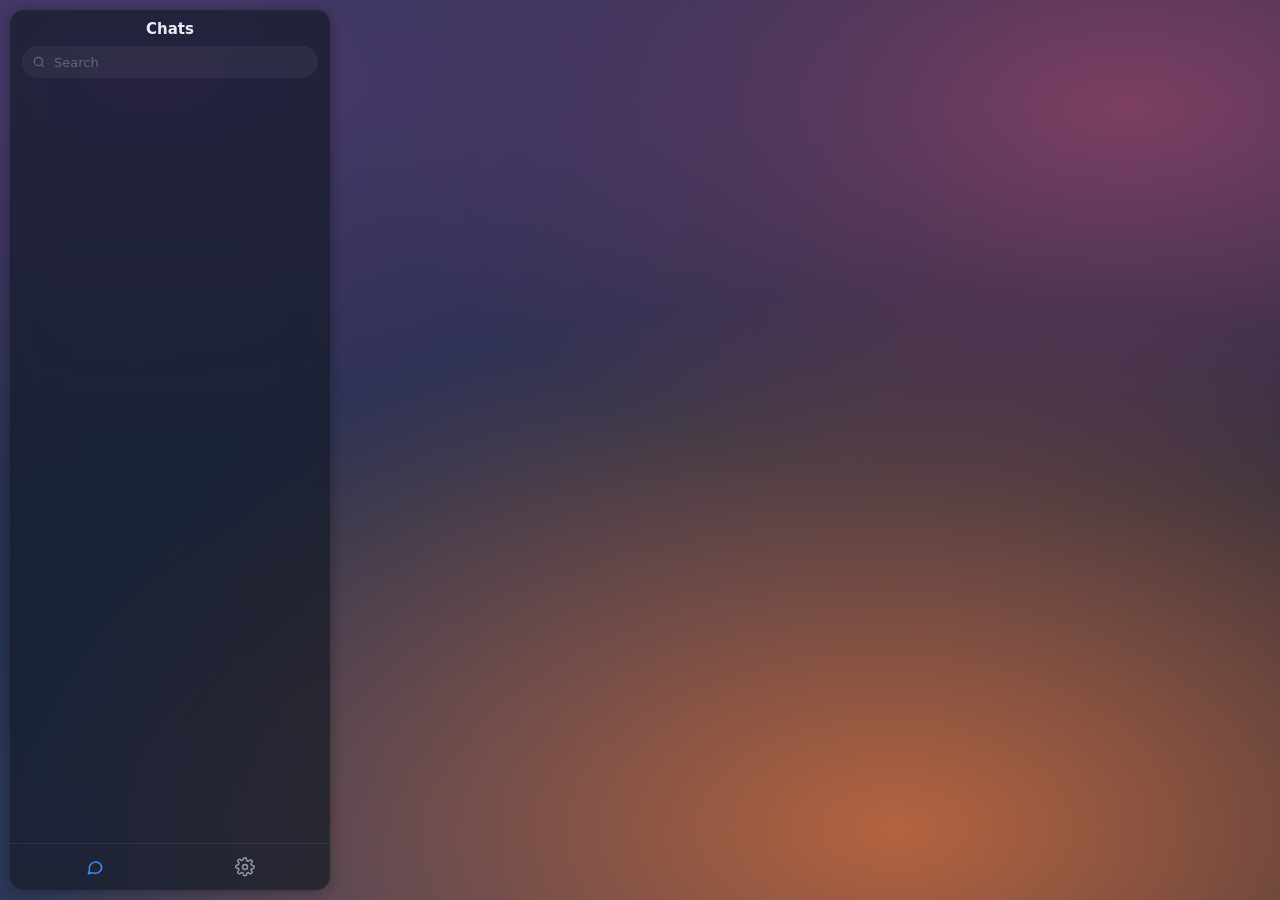
<file: index.html>
<!doctype html>
<html lang="en" data-theme="dark" data-wallpaper="default">
<head>
<meta charset="utf-8">
<!--
  The page's own security rules, enforced by the browser. In plain terms:
  code, styles, pictures and requests may only come from this site itself
  (or be made on this device, as blob: and data: are); nothing may be sent to
  any other website; no plugins, no embedding in other pages, no forms.
  This is what makes "your archive cannot leave your device" a rule the
  browser enforces rather than a promise.
-->
<meta http-equiv="Content-Security-Policy" content="default-src 'self'; script-src 'self'; style-src 'self' 'unsafe-inline'; img-src 'self' blob: data:; media-src 'self' blob: data:; font-src 'self' data:; connect-src 'self' blob: data:; worker-src 'self'; manifest-src 'self'; frame-src 'none'; object-src 'none'; base-uri 'none'; form-action 'none'">
<!-- Links you follow (the donation page, Telegram's site) learn nothing about this page. -->
<meta name="referrer" content="no-referrer">
<meta name="viewport" content="width=device-width, initial-scale=1">
<meta name="theme-color" content="#1b2334">
<title>Telegram Archive</title>
<link rel="manifest" href="manifest.webmanifest">
<link rel="icon" href="app/icons/icon-32.png" sizes="32x32">
<link rel="apple-touch-icon" href="app/icons/icon-180.png">
<link rel="stylesheet" href="app/css/theme.css">
<link rel="stylesheet" href="app/css/shell.css">
<link rel="stylesheet" href="app/css/sidebar.css">
<link rel="stylesheet" href="app/css/chat.css">
<link rel="stylesheet" href="app/css/message.css">
<link rel="stylesheet" href="app/css/media.css">
<link rel="stylesheet" href="app/css/search.css">
<link rel="stylesheet" href="app/css/settings.css">
<link rel="stylesheet" href="app/css/setup.css">
</head>
<body>

<div id="wallpaper"></div>

<div id="app">

  <aside id="sidebar">
    <div id="sidebar-head">
      <h1>Chats</h1>
    </div>

    <div id="search-wrap">
      <input id="search" type="search" placeholder="Search" autocomplete="off" spellcheck="false">
    </div>

    <div id="chat-list" class="scroll" role="listbox" aria-label="Chats"></div>

    <nav id="nav-rail">
      <button class="icon-btn on" data-icon="chats" title="Chats"></button>
      <button class="icon-btn" id="btn-settings" data-icon="settings" title="Settings (⌘,)"></button>
      <button class="icon-btn" id="btn-save" data-icon="save" title="Save your settings file" hidden></button>
      <button class="icon-btn" id="btn-power" data-icon="power" title="Shut down"></button>
    </nav>

    <div id="resizer" role="separator" aria-orientation="vertical"
         title="Drag to resize · double-click to reset"></div>
  </aside>

  <section id="chat-pane">
    <header id="chat-head" hidden></header>

    <div id="chat-search" hidden>
      <input id="chat-search-input" type="search" placeholder="Search this chat"
             autocomplete="off" spellcheck="false">
      <span id="chat-search-status"></span>
      <button class="icon-btn" id="chat-search-prev" title="Previous match">
        <svg viewBox="0 0 24 24" fill="none" stroke="currentColor" stroke-width="1.8"
             stroke-linecap="round" stroke-linejoin="round"><path d="M6 14.5l6-6 6 6"/></svg>
      </button>
      <button class="icon-btn" id="chat-search-next" title="Next match">
        <svg viewBox="0 0 24 24" fill="none" stroke="currentColor" stroke-width="1.8"
             stroke-linecap="round" stroke-linejoin="round"><path d="M6 9.5l6 6 6-6"/></svg>
      </button>
      <button class="icon-btn" id="chat-search-close" title="Close">
        <svg viewBox="0 0 24 24" fill="none" stroke="currentColor" stroke-width="1.8"
             stroke-linecap="round"><path d="M6 6l12 12M18 6L6 18"/></svg>
      </button>
      <div id="chat-search-results"></div>
    </div>

    <div id="message-scroll" class="scroll">
      <div id="message-column"></div>
    </div>
    <div id="date-badge" class="day-pill floating" aria-hidden="true"></div>
    <button id="to-bottom" title="Jump to latest"></button>
    <div id="chat-empty" hidden></div>
  </section>

</div>

<script type="module" src="app/main.js"></script>
</body>
</html>
</file>
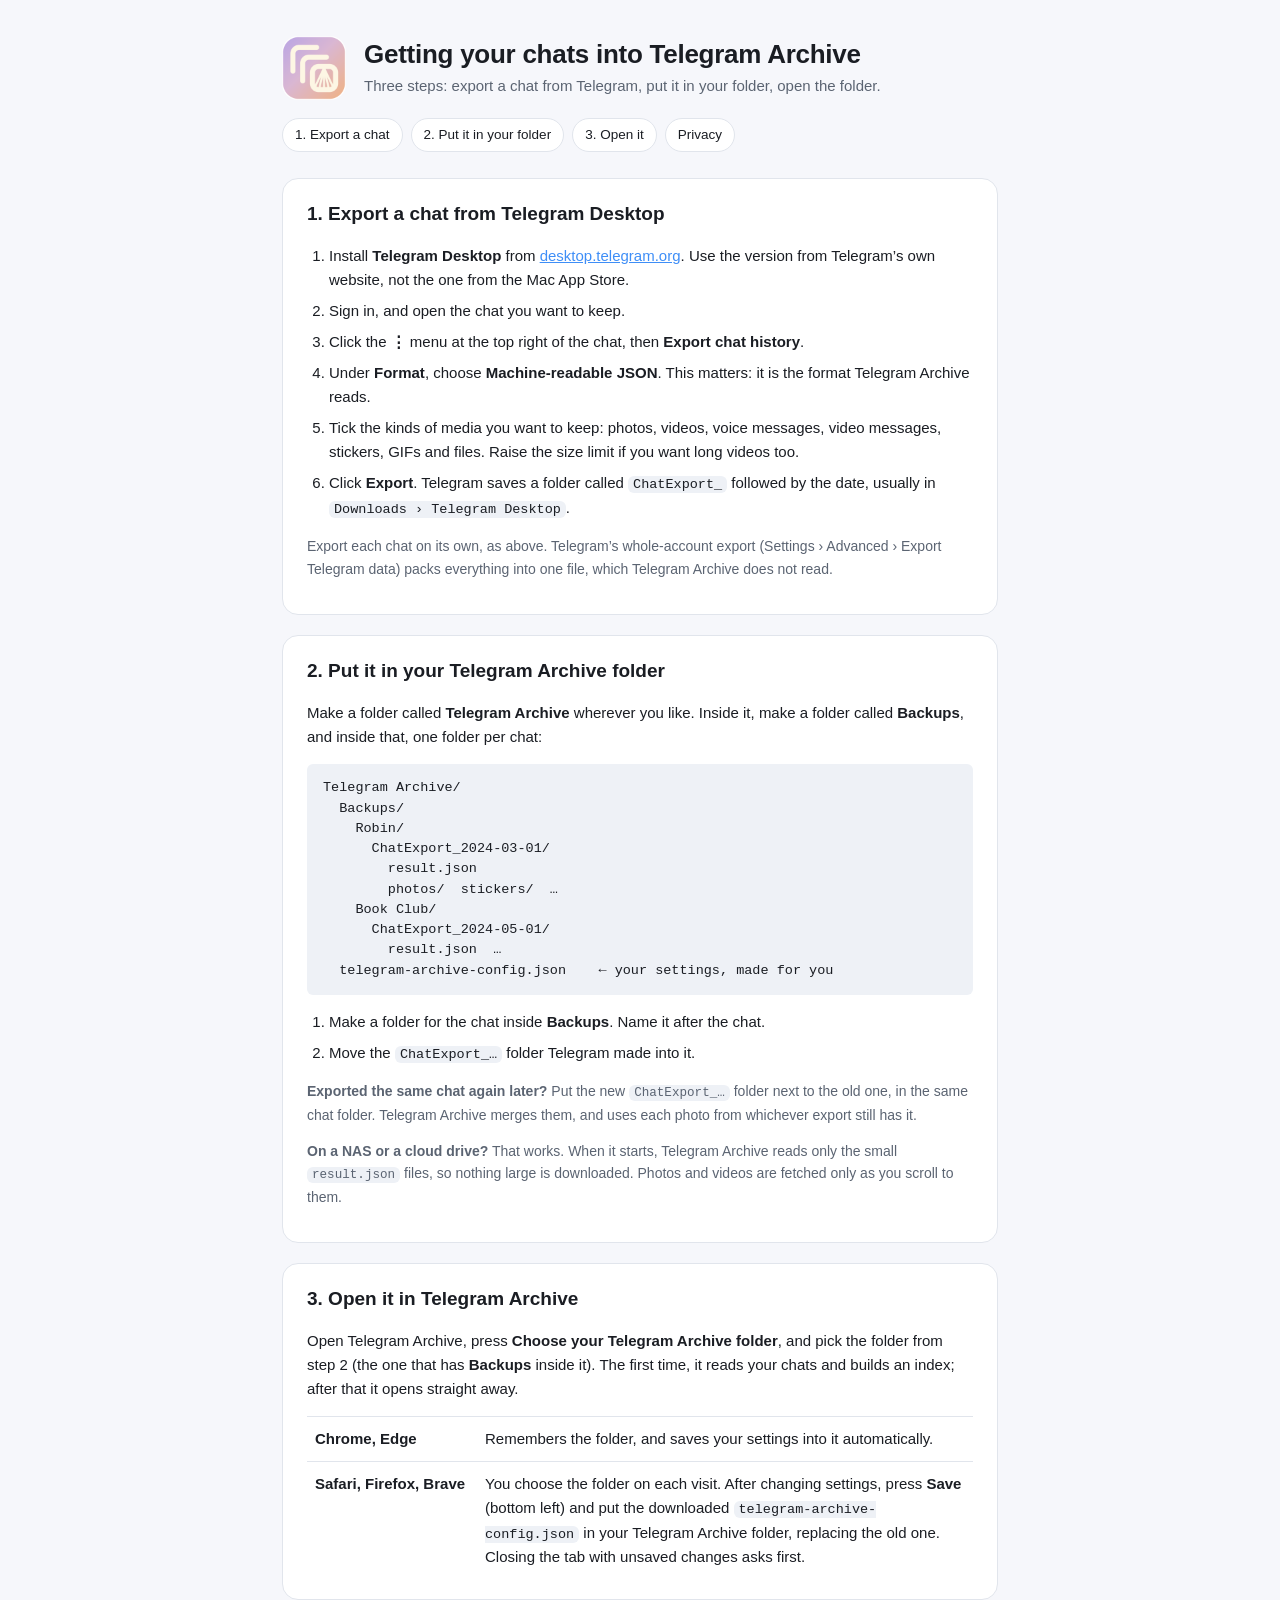
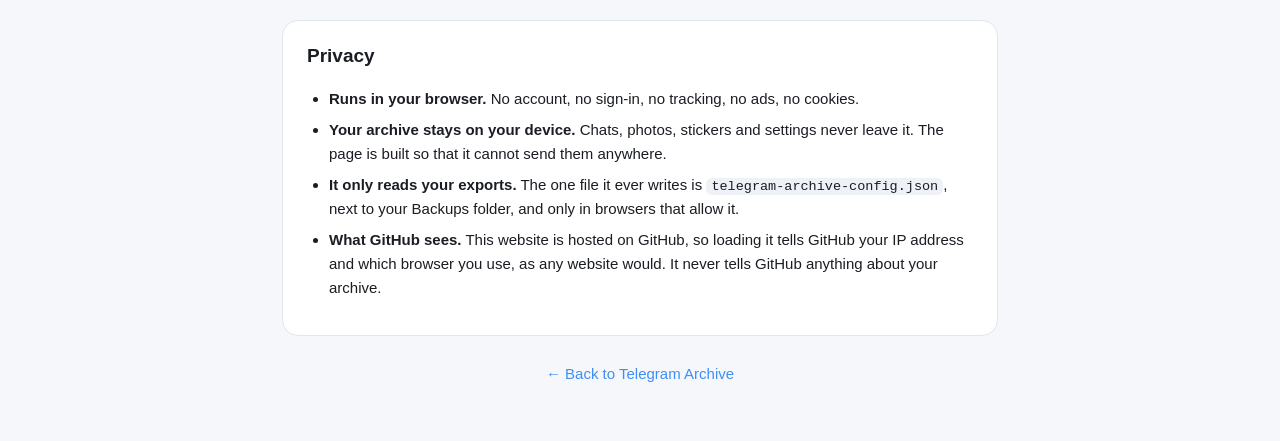
<file: help/index.html>
<!doctype html>
<html lang="en">
<head>
<meta charset="utf-8">
<meta http-equiv="Content-Security-Policy" content="default-src 'self'; style-src 'self'; img-src 'self' data:; script-src 'none'; object-src 'none'; base-uri 'none'; form-action 'none'">
<meta name="referrer" content="no-referrer">
<meta name="viewport" content="width=device-width, initial-scale=1">
<meta name="color-scheme" content="light dark">
<title>Getting your chats into Telegram Archive</title>
<link rel="icon" href="../app/icons/icon-32.png" sizes="32x32">
<link rel="stylesheet" href="help.css">
</head>
<body>
<main>

<header>
  <img src="../app/icons/icon-192.png" alt="" width="64" height="64">
  <div>
    <h1>Getting your chats into Telegram Archive</h1>
    <p>Three steps: export a chat from Telegram, put it in your folder, open the folder.</p>
  </div>
</header>

<nav>
  <a href="#export">1. Export a chat</a>
  <a href="#folder">2. Put it in your folder</a>
  <a href="#open">3. Open it</a>
  <a href="#privacy">Privacy</a>
</nav>

<section id="export">
  <h2>1. Export a chat from Telegram Desktop</h2>
  <ol>
    <li>Install <b>Telegram Desktop</b> from
      <a href="https://desktop.telegram.org/" target="_blank" rel="noopener noreferrer">desktop.telegram.org</a>.
      Use the version from Telegram’s own website, not the one from the Mac App Store.</li>
    <li>Sign in, and open the chat you want to keep.</li>
    <li>Click the <b>⋮</b> menu at the top right of the chat, then <b>Export chat history</b>.</li>
    <li>Under <b>Format</b>, choose <b>Machine-readable JSON</b>. This matters: it is the
      format Telegram Archive reads.</li>
    <li>Tick the kinds of media you want to keep: photos, videos, voice messages, video
      messages, stickers, GIFs and files. Raise the size limit if you want long videos too.</li>
    <li>Click <b>Export</b>. Telegram saves a folder called <code>ChatExport_</code> followed
      by the date, usually in <code>Downloads › Telegram Desktop</code>.</li>
  </ol>
  <p class="aside">Export each chat on its own, as above. Telegram’s whole-account
    export (Settings › Advanced › Export Telegram data) packs everything into one file,
    which Telegram Archive does not read.</p>
</section>

<section id="folder">
  <h2>2. Put it in your Telegram Archive folder</h2>
  <p>Make a folder called <b>Telegram Archive</b> wherever you like. Inside it, make a
    folder called <b>Backups</b>, and inside that, one folder per chat:</p>
<pre>
Telegram Archive/
  Backups/
    Robin/
      ChatExport_2024-03-01/
        result.json
        photos/  stickers/  …
    Book Club/
      ChatExport_2024-05-01/
        result.json  …
  telegram-archive-config.json    ← your settings, made for you
</pre>
  <ol>
    <li>Make a folder for the chat inside <b>Backups</b>. Name it after the chat.</li>
    <li>Move the <code>ChatExport_…</code> folder Telegram made into it.</li>
  </ol>
  <p class="aside"><b>Exported the same chat again later?</b> Put the new
    <code>ChatExport_…</code> folder next to the old one, in the same chat folder.
    Telegram Archive merges them, and uses each photo from whichever export still has it.</p>
  <p class="aside"><b>On a NAS or a cloud drive?</b> That works. When it starts, Telegram
    Archive reads only the small <code>result.json</code> files, so nothing large is
    downloaded. Photos and videos are fetched only as you scroll to them.</p>
</section>

<section id="open">
  <h2>3. Open it in Telegram Archive</h2>
  <p>Open Telegram Archive, press <b>Choose your Telegram Archive folder</b>, and pick the
    folder from step 2 (the one that has <b>Backups</b> inside it). The first time, it reads
    your chats and builds an index; after that it opens straight away.</p>
  <table>
    <tr><th>Chrome, Edge</th>
      <td>Remembers the folder, and saves your settings into it automatically.</td></tr>
    <tr><th>Safari, Firefox, Brave</th>
      <td>You choose the folder on each visit. After changing settings, press
        <b>Save</b> (bottom left) and put the downloaded
        <code>telegram-archive-config.json</code> in your Telegram Archive folder,
        replacing the old one. Closing the tab with unsaved changes asks first.</td></tr>
  </table>
</section>

<section id="privacy">
  <h2>Privacy</h2>
  <ul>
    <li><b>Runs in your browser.</b> No account, no sign-in, no tracking, no ads, no cookies.</li>
    <li><b>Your archive stays on your device.</b> Chats, photos, stickers and settings never
      leave it. The page is built so that it cannot send them anywhere.</li>
    <li><b>It only reads your exports.</b> The one file it ever writes is
      <code>telegram-archive-config.json</code>, next to your Backups folder, and only in
      browsers that allow it.</li>
    <li><b>What GitHub sees.</b> This website is hosted on GitHub, so loading it tells GitHub
      your IP address and which browser you use, as any website would. It never tells
      GitHub anything about your archive.</li>
  </ul>
</section>

<footer><a href="../">← Back to Telegram Archive</a></footer>

</main>
</body>
</html>
</file>
<file: app/css/theme.css>
/* Design tokens. Every other stylesheet consumes these and never hardcodes a
   colour, so phase 6 can repoint the whole UI by rewriting this layer -- which
   is exactly what importing a .attheme / .tdesktop-theme will do. */

:root {
  /* Motion. A spring with a small overshoot, sampled as a linear() easing so
     it works on plain CSS transitions. Panels and transitions use --spring;
     hovers and small state flips use --spring-fast to avoid feeling loose. */
  --spring: linear(
    0, 0.006, 0.025 2.8%, 0.101 6.1%, 0.539 18.9%, 0.721 25.3%, 0.849 31.5%,
    0.937 38.1%, 0.968 41.8%, 0.991 45.7%, 1.006 50.1%, 1.015 55%, 1.017 63.9%,
    1.001
  );
  --spring-fast: cubic-bezier(0.2, 0.9, 0.3, 1.08);
  --dur: 340ms;
  --dur-fast: 160ms;

  --radius-bubble: 14px;
  --radius-panel: 14px;
  --radius-pill: 999px;

  /* The chrome is a set of rounded cards floating on the wallpaper rather than
     full-bleed bars. --inset is the gap that lets the background show through
     between and around them. */
  --inset: 10px;

  /* Written by settings; declared here so the cascade always has a value. */
  --bubble-alpha: 0.88;
  --panel-alpha: 0.74;
  --wallpaper-dim: 0;
  --msg-gap: 2px;
  --shimmer: running;

  --sidebar-w: 320px;
  --sidebar-min: 220px;
  --sidebar-max: 520px;
  --chat-min: 340px;

  --font: -apple-system, BlinkMacSystemFont, "SF Pro Text", "Segoe UI",
    system-ui, sans-serif;
  --font-size: 14px;
}

/* ---- dark (default) ---------------------------------------------------- */

:root,
:root[data-theme="dark"] {
  color-scheme: dark;

  --accent: #3e8ef7;
  --accent-hover: #5a9ff8;
  --on-accent: #ffffff;

  --bg-app: #0d1218;
  --panel-solid: #161d26;
  --panel: color-mix(in srgb, var(--panel-solid) calc(var(--panel-alpha) * 100%), transparent);
  --panel-hover: rgba(255, 255, 255, 0.05);
  --panel-active: var(--accent);

  --text: #e9eef4;
  --text-dim: #8b9bad;
  --text-faint: #5d6b7a;
  --on-active: #ffffff;
  --on-active-dim: rgba(255, 255, 255, 0.72);

  --line: rgba(255, 255, 255, 0.07);
  --scrim: rgba(0, 0, 0, 0.35);

  --bubble-in: #18202a;
  --bubble-in-text: #e9eef4;
  --bubble-out: #2e7ae0;
  --bubble-out-text: #ffffff;
  --bubble-meta: rgba(255, 255, 255, 0.55);
  --bubble-meta-out: rgba(255, 255, 255, 0.75);

  --blur: 24px;
  --shadow: 0 2px 14px rgba(0, 0, 0, 0.32);

  /* Built-in wallpapers are pure CSS: no image files, nothing to download,
     and they scale to any window. Phase 6 adds imported ones. */
  --wallpaper:
    radial-gradient(120% 90% at 12% 8%, #4b3a6e 0%, transparent 58%),
    radial-gradient(110% 80% at 88% 12%, #7c3f63 0%, transparent 55%),
    radial-gradient(120% 100% at 70% 92%, #b4633f 0%, transparent 60%),
    radial-gradient(140% 120% at 20% 100%, #2b3b63 0%, transparent 65%),
    linear-gradient(160deg, #26304d 0%, #1b2334 100%);
}

/* ---- light ------------------------------------------------------------- */

:root[data-theme="light"] {
  color-scheme: light;

  --accent: #3e8ef7;
  --accent-hover: #2f7ce0;
  --on-accent: #ffffff;

  --bg-app: #eef1f5;
  --panel-solid: #ffffff;
  --panel: color-mix(in srgb, var(--panel-solid) calc(var(--panel-alpha) * 100%), transparent);
  --panel-hover: rgba(0, 0, 0, 0.045);
  --panel-active: var(--accent);

  --text: #10161d;
  --text-dim: #6b7a89;
  --text-faint: #94a3b2;
  --on-active: #ffffff;
  --on-active-dim: rgba(255, 255, 255, 0.8);

  --line: rgba(0, 0, 0, 0.08);
  --scrim: rgba(255, 255, 255, 0.4);

  --bubble-in: #ffffff;
  --bubble-in-text: #10161d;
  --bubble-out: #3e8ef7;
  --bubble-out-text: #ffffff;
  --bubble-meta: rgba(16, 22, 29, 0.42);
  --bubble-meta-out: rgba(255, 255, 255, 0.8);

  --blur: 20px;
  --shadow: 0 2px 12px rgba(16, 22, 29, 0.1);

  --wallpaper:
    radial-gradient(120% 90% at 12% 8%, #cfd9f5 0%, transparent 58%),
    radial-gradient(110% 80% at 88% 12%, #f3d6e2 0%, transparent 55%),
    radial-gradient(120% 100% at 70% 92%, #f7ddc9 0%, transparent 60%),
    linear-gradient(160deg, #e8edf7 0%, #dde4ef 100%);
}

/* Alternate wallpapers, applied by data-wallpaper on <html>. */
:root[data-wallpaper="deep"] {
  --wallpaper:
    radial-gradient(120% 90% at 20% 10%, #1d3a5c 0%, transparent 60%),
    radial-gradient(110% 90% at 85% 85%, #14304a 0%, transparent 60%),
    linear-gradient(165deg, #0f1c2c 0%, #0a1420 100%);
}
:root[data-wallpaper="slate"] {
  --wallpaper: linear-gradient(165deg, #232a33 0%, #161b22 100%);
}
:root[data-wallpaper="plain"] {
  --wallpaper: var(--bg-app);
}

:root[data-reduce-motion="true"] {
  --spring: linear(0, 1);
  --spring-fast: linear(0, 1);
  --dur: 1ms;
  --dur-fast: 1ms;
}

@media (prefers-reduced-motion: reduce) {
  :root {
    --spring: linear(0, 1);
    --spring-fast: linear(0, 1);
    --dur: 1ms;
    --dur-fast: 1ms;
  }
}
</file>
<file: app/css/shell.css>
/* App shell: the wallpaper layer, the two panes, and the drag handle between
   them. Nothing in here knows about messages. */

* { box-sizing: border-box; }

/* The UA stylesheet implements [hidden] as `display: none`, which ANY author
   `display` silently overrides. That bit once already: #chat-empty is a
   full-pane absolute overlay, so while "hidden" it stayed laid out on top of
   the message list and ate every wheel event. Enforce it globally. */
[hidden] { display: none !important; }

html, body {
  height: 100%;
  margin: 0;
  overflow: hidden;
}

body {
  font-family: var(--font);
  font-size: var(--font-size);
  color: var(--text);
  background: var(--bg-app);
  -webkit-font-smoothing: antialiased;
}

/* The wallpaper sits behind everything and never scrolls, so translucent
   panels blur against a stable image the way the desktop app does. */
#wallpaper {
  position: fixed;
  inset: 0;
  background: var(--wallpaper);
  background-size: cover;
  background-position: center;
  z-index: 0;
  transition: opacity var(--dur) var(--spring);
}
/* Dimming rides on top so it works for gradients and imported images alike. */
#wallpaper::after {
  content: "";
  position: absolute;
  inset: 0;
  background: #000;
  opacity: var(--wallpaper-dim);
  transition: opacity var(--dur) var(--spring);
}

#app {
  position: relative;
  z-index: 1;
  display: flex;
  height: 100%;
  align-items: stretch;
  gap: var(--inset);
  padding: var(--inset);
}

/* The sidebar holds its width while the window shrinks -- the message column
   takes the loss until it hits --chat-min, and only then does the sidebar
   give ground. flex-shrink on both, with min-widths, expresses exactly that. */
/* A rounded card sitting on the wallpaper, not a panel welded to the window
   edge -- the gap around it is what makes the background read as a background. */
#sidebar {
  flex: 0 1 var(--sidebar-w);
  min-width: var(--sidebar-min);
  display: flex;
  flex-direction: column;
  background: var(--panel);
  backdrop-filter: blur(var(--blur)) saturate(1.6);
  -webkit-backdrop-filter: blur(var(--blur)) saturate(1.6);
  border-radius: var(--radius-panel);
  box-shadow: var(--shadow);
  overflow: hidden;
  position: relative;
  z-index: 2;
}

#chat-pane {
  flex: 1 1 0;
  min-width: var(--chat-min);
  display: flex;
  flex-direction: column;
  position: relative;
  overflow: hidden;
}

/* ---- resize handle ----------------------------------------------------- */

/* Inside the sidebar's right edge, not out in the gap. The sidebar clips to
   its rounded corners with overflow:hidden, so anything positioned beyond that
   edge is invisible AND unclickable -- which is exactly what happened. */
#resizer {
  position: absolute;
  top: 0;
  right: 0;
  width: 9px;
  height: 100%;
  cursor: col-resize;
  z-index: 5;
  /* The visible line is a child so the hit area can be wider than it looks. */
}
#resizer::after {
  content: "";
  position: absolute;
  inset: 10px 3px 10px auto;
  right: 2px;
  width: 3px;
  border-radius: var(--radius-pill);
  background: var(--accent);
  opacity: 0;
  transition: opacity var(--dur-fast) var(--spring-fast);
}
#resizer:hover::after,
body.resizing #resizer::after { opacity: 0.55; }

/* Suppress hover/selection everywhere while a drag is in flight. */
body.resizing { cursor: col-resize; user-select: none; }
body.resizing * { pointer-events: none; }
body.resizing #resizer { pointer-events: auto; }

/* Width changes animate, except during a drag where they must track the
   pointer exactly. */
#sidebar { transition: flex-basis var(--dur) var(--spring); }
body.resizing #sidebar { transition: none; }

/* ---- shared bits ------------------------------------------------------- */

.icon-btn {
  display: grid;
  place-items: center;
  width: 34px;
  height: 34px;
  border: 0;
  border-radius: 50%;
  background: transparent;
  color: var(--text-dim);
  cursor: pointer;
  flex: none;
  transition: background var(--dur-fast) var(--spring-fast),
              color var(--dur-fast) var(--spring-fast),
              transform var(--dur-fast) var(--spring-fast);
}
.icon-btn:hover { background: var(--panel-hover); color: var(--text); }
.icon-btn:active { transform: scale(0.9); }
.icon-btn svg { width: 20px; height: 20px; }

.avatar {
  border-radius: 50%;
  object-fit: cover;
  flex: none;
  display: grid;
  place-items: center;
  font-weight: 600;
  color: #fff;
  overflow: hidden;
  user-select: none;
}
.avatar img { width: 100%; height: 100%; object-fit: cover; }

.scroll {
  overflow-y: auto;
  overscroll-behavior: contain;
  scrollbar-width: thin;
  scrollbar-color: var(--text-faint) transparent;
}
.scroll::-webkit-scrollbar { width: 8px; }
.scroll::-webkit-scrollbar-thumb {
  background: var(--text-faint);
  border-radius: 4px;
  background-clip: padding-box;
  border: 2px solid transparent;
}
.scroll::-webkit-scrollbar-track { background: transparent; }
</file>
<file: app/css/sidebar.css>
/* Left pane: title bar, search, chat list, nav rail. */

#sidebar-head {
  display: flex;
  align-items: center;
  gap: 8px;
  padding: 10px 12px 6px;
  flex: none;
}
#sidebar-head h1 {
  flex: 1;
  margin: 0;
  font-size: 15px;
  font-weight: 600;
  text-align: center;
  /* No padding offset: the header holds nothing but this title now, so any
     nudge to balance a button pushes it off centre instead of onto it. */
}

#search-wrap { padding: 2px 12px 10px; flex: none; }
#search {
  width: 100%;
  height: 32px;
  border: 0;
  border-radius: var(--radius-pill);
  background: var(--panel-hover);
  color: var(--text);
  font: inherit;
  font-size: 13px;
  padding: 0 12px 0 32px;
  outline: none;
  transition: background var(--dur-fast) var(--spring-fast),
              box-shadow var(--dur-fast) var(--spring-fast);
  background-image: var(--search-icon);
  background-repeat: no-repeat;
  background-position: 10px center;
  background-size: 14px;
}
#search::placeholder { color: var(--text-faint); }
#search:focus { box-shadow: 0 0 0 2px var(--accent) inset; }

#chat-list { flex: 1; padding: 0 6px 8px; }

.chat-row {
  display: grid;
  grid-template-columns: 46px 1fr;
  grid-template-rows: auto auto;
  column-gap: 10px;
  align-items: center;
  padding: 7px 8px;
  border-radius: 10px;
  cursor: pointer;
  transition: background var(--dur-fast) var(--spring-fast);
}
.chat-row:hover { background: var(--panel-hover); }
.chat-row[aria-selected="true"] { background: var(--panel-active); }

.chat-row .avatar {
  grid-row: 1 / 3;
  width: 46px;
  height: 46px;
  font-size: 17px;
}

.chat-row .top {
  display: flex;
  align-items: baseline;
  gap: 8px;
  min-width: 0;
}
.chat-row .name {
  font-weight: 600;
  font-size: 14px;
  flex: 1;
  min-width: 0;
  overflow: hidden;
  text-overflow: ellipsis;
  white-space: nowrap;
}
.chat-row .when {
  font-size: 12px;
  color: var(--text-dim);
  flex: none;
  font-variant-numeric: tabular-nums;
}

/* The archive's defining line: when this conversation was last backed up,
   in place of a last-message preview. */
.chat-row .backup {
  font-size: 13px;
  color: var(--text-dim);
  overflow: hidden;
  text-overflow: ellipsis;
  white-space: nowrap;
}

.chat-row[aria-selected="true"] .name { color: var(--on-active); }
.chat-row[aria-selected="true"] .when,
.chat-row[aria-selected="true"] .backup { color: var(--on-active-dim); }

/* ---- nav rail ---------------------------------------------------------- */

#nav-rail {
  display: flex;
  align-items: center;
  justify-content: space-around;
  padding: 6px 10px;
  border-top: 1px solid var(--line);
  flex: none;
}
#nav-rail .icon-btn.on { color: var(--accent); }

/* ---- empty / loading --------------------------------------------------- */

.hint {
  color: var(--text-dim);
  font-size: 13px;
  text-align: center;
  padding: 28px 16px;
  line-height: 1.5;
}

/* The website's Save button, for browsers that cannot save into a folder. A
   dot means there are changes that exist only in this browser so far. */
#btn-save { position: relative; }
#btn-save.dirty { color: var(--accent); }
#btn-save.dirty::after {
  content: "";
  position: absolute;
  top: 5px;
  right: 5px;
  width: 7px;
  height: 7px;
  border-radius: 50%;
  background: #e0a33a;
}
</file>
<file: app/css/chat.css>
/* Right pane: the chat header and the scrolling message column. */

/* The header is not a bar: it is two floating pills -- who you are reading, and
   what you can do -- with messages passing *behind* them.
   
   It is absolutely positioned rather than a flex row, so the scroll area owns
   the full height of the pane. Laying it out in the flow instead makes the
   scroller start below it, and bubbles then vanish at a hard invisible edge
   as they scroll up rather than sliding under the translucent pill. */
#chat-head {
  position: absolute;
  top: 0;
  left: 0;
  right: 0;
  display: flex;
  align-items: center;
  gap: var(--inset);
  z-index: 3;
  pointer-events: none;   /* only the pills themselves are clickable */
}
#chat-head > * { pointer-events: auto; }

.head-card {
  display: flex;
  align-items: center;
  gap: 8px;
  /* Uniform, so the hover pill inside sits concentric with this one. An
     asymmetric card padding leaves the highlight hugging one edge. */
  padding: 4px;
  border-radius: var(--radius-pill);
  background: var(--panel);
  backdrop-filter: blur(var(--blur)) saturate(1.6);
  -webkit-backdrop-filter: blur(var(--blur)) saturate(1.6);
  box-shadow: var(--shadow);
  min-width: 0;
}
/* The identity pill spans the width; the actions pill keeps its natural size. */
.head-card:not(.actions) { flex: 1; }
.head-card.actions { padding: 4px; gap: 2px; flex: none; }
#chat-head .avatar { width: 38px; height: 38px; font-size: 15px; }
#chat-head .who { flex: 1; min-width: 0; }
#chat-head .who b {
  display: block;
  font-size: 14px;
  font-weight: 600;
  overflow: hidden;
  text-overflow: ellipsis;
  white-space: nowrap;
}
#chat-head .who span {
  display: block;
  font-size: 12px;
  color: var(--text-dim);
  overflow: hidden;
  text-overflow: ellipsis;
  white-space: nowrap;
}

/* Clicking the header opens the profile panel in phase 5. */
#chat-head .peer {
  display: flex;
  align-items: center;
  gap: 10px;
  flex: 1;
  min-width: 0;
  /* 2px around a 38px avatar keeps the circle centred in the 42px pill; the
     wider right side is breathing room for the name, not extra inset. */
  padding: 2px 16px 2px 2px;
  margin: 0;
  /* Matches the enclosing card: a rounded rectangle inside a pill reads as a
     mistake at every corner. */
  border-radius: var(--radius-pill);
  cursor: pointer;
  background: transparent;
  border: 0;
  color: inherit;
  text-align: left;
  font: inherit;
  transition: background var(--dur-fast) var(--spring-fast);
}
#chat-head .peer:hover { background: var(--panel-hover); }

#message-scroll { flex: 1; position: relative; }

/* Enough headroom that the newest messages clear the floating header at rest,
   while older ones still slide behind it as you scroll. */
#message-column { padding-top: calc(50px + var(--inset) * 2); }

/* The column that holds bubbles. Percentage max-widths on the bubbles mean a
   narrowing window pulls the two sides toward each other rather than
   reflowing the layout -- the "squish together" behaviour. */
#message-column {
  max-width: 1100px;
  margin: 0 auto;
  padding: 14px 16px 24px;
  display: flex;
  flex-direction: column;
  gap: var(--msg-gap);
}

#chat-empty {
  position: absolute;
  inset: 0;
  display: grid;
  place-items: center;
  text-align: center;
  padding: 24px;
}
/* A card, not bare text: this sits over the wallpaper, and an explanation you
   cannot read is worse than none. */
#chat-empty > div {
  max-width: 46ch;
  padding: 22px 26px;
  border-radius: var(--radius-panel);
  background: var(--panel-solid);
  border: 1px solid var(--line);
  box-shadow: var(--shadow);
  color: var(--text-dim);
}

/* Date separator, centred and floating over the wallpaper. */
.day-pill {
  align-self: center;
  margin: 14px 0 10px;
  padding: 4px 11px;
  border-radius: var(--radius-pill);
  background: var(--scrim);
  backdrop-filter: blur(10px);
  -webkit-backdrop-filter: blur(10px);
  font-size: 12px;
  font-weight: 600;
  color: var(--text);
  user-select: none;
}

/* A chunk that isn't materialised is an empty section holding its own height,
   so the scrollbar stays honest without the messages being in the DOM. */
.chunk {
  display: flex;
  flex-direction: column;
  gap: var(--msg-gap);
}

/* ---- floating controls ------------------------------------------------- */

/* The date of whatever is at the top of the viewport, shown while scrolling. */
#date-badge.floating {
  position: absolute;
  top: 62px;
  left: 50%;
  transform: translate(-50%, -8px);
  margin: 0;
  z-index: 4;
  opacity: 0;
  pointer-events: none;
  transition: opacity var(--dur) var(--spring),
              transform var(--dur) var(--spring);
}
#date-badge.floating.visible { opacity: 1; transform: translate(-50%, 0); }

#to-bottom {
  position: absolute;
  right: 20px;
  bottom: 20px;
  width: 42px;
  height: 42px;
  border: 0;
  border-radius: 50%;
  background: var(--panel-solid);
  color: var(--text-dim);
  box-shadow: var(--shadow);
  display: grid;
  place-items: center;
  cursor: pointer;
  z-index: 4;
  opacity: 0;
  transform: translateY(12px) scale(0.85);
  pointer-events: none;
  transition: opacity var(--dur) var(--spring),
              transform var(--dur) var(--spring),
              color var(--dur-fast) var(--spring-fast);
}
#to-bottom.visible {
  opacity: 1;
  transform: none;
  pointer-events: auto;
}
#to-bottom:hover { color: var(--accent); }
#to-bottom:active { transform: scale(0.9); }
#to-bottom svg { width: 22px; height: 22px; }
</file>
<file: app/css/message.css>
/* Bubbles, replies, reactions, and inline media. */

.msg {
  display: flex;
  max-width: 100%;
  margin-top: 2px;
}
.msg.out { justify-content: flex-end; }
/* First message of a run gets breathing room above it. */
.msg.lead { margin-top: 10px; }

.bubble {
  position: relative;
  max-width: min(72%, 620px);
  padding: 6px 10px 6px;
  border-radius: var(--radius-bubble);
  /* Opacity is a setting, so it is composed here rather than baked into the
     colour -- an imported theme supplies a solid colour and still respects it. */
  background: color-mix(in srgb, var(--bubble-in)
              calc(var(--bubble-alpha) * 100%), transparent);
  color: var(--bubble-in-text);
  box-shadow: var(--shadow);
  /* Long unbroken URLs must not force the column wider. */
  overflow-wrap: anywhere;
  animation: bubble-in var(--dur) var(--spring) both;
}
.out .bubble {
  background: color-mix(in srgb, var(--bubble-out)
              calc(var(--bubble-alpha) * 100%), transparent);
  color: var(--bubble-out-text);
}

/* Telegram tucks the corner nearest the previous message of the same run. */
.msg.tail-in .bubble { border-bottom-left-radius: 5px; }
.msg.tail-out .bubble { border-bottom-right-radius: 5px; }

@keyframes bubble-in {
  from { opacity: 0; transform: translateY(6px) scale(0.985); }
  to { opacity: 1; transform: none; }
}

.sender {
  font-size: 13px;
  font-weight: 600;
  color: var(--accent);
  margin-bottom: 1px;
}
.out .sender { color: var(--bubble-out-text); opacity: 0.9; }

.text {
  font-size: 14px;
  line-height: 1.32;
  white-space: pre-wrap;
}
.text a { color: inherit; text-decoration: underline; text-underline-offset: 2px; }
.out .text a { color: #fff; }
.text code {
  font-family: ui-monospace, SFMono-Regular, Menlo, monospace;
  font-size: 0.92em;
  background: rgba(127, 127, 127, 0.18);
  padding: 1px 4px;
  border-radius: 4px;
}
.text .spoiler {
  background: currentColor;
  border-radius: 3px;
  cursor: pointer;
  transition: color var(--dur) var(--spring);
}
.text .spoiler.revealed { background: none; }

/* Time (and edited marker) trails the last line, as in the desktop app. */
.meta {
  float: right;
  margin: 6px 0 -2px 8px;
  font-size: 11px;
  line-height: 1;
  color: var(--bubble-meta);
  white-space: nowrap;
  user-select: none;
  font-variant-numeric: tabular-nums;
}
.out .meta { color: var(--bubble-meta-out); }
.meta .edited { font-style: italic; opacity: 0.85; margin-right: 3px; }

/* ---- reply ------------------------------------------------------------- */

.reply {
  display: block;
  width: 100%;
  text-align: left;
  border: 0;
  font: inherit;
  color: inherit;
  border-left: 2px solid var(--accent);
  border-radius: 4px;
  padding: 2px 8px;
  margin-bottom: 4px;
  background: rgba(127, 127, 127, 0.14);
  cursor: pointer;
  transition: background var(--dur-fast) var(--spring-fast);
}
.reply:hover { background: rgba(127, 127, 127, 0.24); }
.out .reply { border-left-color: var(--bubble-out-text); }
.reply b {
  display: block;
  font-size: 13px;
  font-weight: 600;
  color: var(--accent);
}
.out .reply b { color: var(--bubble-out-text); }
.reply span {
  display: block;
  font-size: 13px;
  opacity: 0.75;
  overflow: hidden;
  text-overflow: ellipsis;
  white-space: nowrap;
}

/* ---- reactions --------------------------------------------------------- */

.reactions { display: flex; flex-wrap: wrap; gap: 4px; margin-top: 5px; }
.reaction {
  display: flex;
  align-items: center;
  gap: 4px;
  padding: 2px 7px;
  border-radius: var(--radius-pill);
  background: rgba(127, 127, 127, 0.2);
  font-size: 12px;
  line-height: 1.4;
  user-select: none;
}
.out .reaction { background: rgba(255, 255, 255, 0.22); }

/* ---- media ------------------------------------------------------------- */

/* Every media element is given explicit pixel dimensions computed from the
   export's own width/height, so the aspect ratio is always exact and the
   space is reserved before the bytes arrive. Never rely on max-width plus
   max-height alone -- they clamp each axis independently and squash the
   image. */
.media {
  display: block;
  border-radius: 10px;
  background: rgba(127, 127, 127, 0.12);
  object-fit: cover;
}
.bubble .media { margin: -2px 0 2px; }
.bubble.media-only { padding: 3px; background: none; box-shadow: none; }
.bubble.media-only .media { margin: 0; }
.bubble.media-only .meta {
  position: absolute;
  right: 10px;
  bottom: 10px;
  margin: 0;
  padding: 2px 7px;
  border-radius: var(--radius-pill);
  background: rgba(0, 0, 0, 0.45);
  color: #fff;
  backdrop-filter: blur(6px);
  -webkit-backdrop-filter: blur(6px);
}

/* Stickers float free: no bubble, no shadow. */
.bubble.sticker-only {
  background: none;
  box-shadow: none;
  padding: 0;
}
.bubble.sticker-only .media { background: none; }
.bubble.sticker-only .meta {
  position: absolute;
  right: 4px;
  bottom: 4px;
  margin: 0;
  padding: 2px 6px;
  border-radius: var(--radius-pill);
  background: rgba(0, 0, 0, 0.4);
  color: #fff;
}

.duration {
  position: absolute;
  left: 10px;
  top: 10px;
  padding: 2px 7px;
  border-radius: var(--radius-pill);
  background: rgba(0, 0, 0, 0.5);
  color: #fff;
  font-size: 11px;
  font-variant-numeric: tabular-nums;
  backdrop-filter: blur(6px);
  -webkit-backdrop-filter: blur(6px);
  pointer-events: none;
}

/* ---- absent media ------------------------------------------------------ */

/* Shaped from the export's stored width/height even though the file is gone,
   so the layout matches what was really there. */
.absent {
  position: relative;
  display: grid;
  place-items: center;
  border-radius: 10px;
  overflow: hidden;
  background: rgba(127, 127, 127, 0.16);
}
/* The sweep is a translated element, not an animated background-position.
   background-position is not a composited property: every frame repaints on
   the main thread, and `ease-in-out` decelerates into the loop boundary so the
   restart reads as a stutter a couple of seconds in. A linear transform runs
   on the compositor and both endpoints sit fully off-box, so the wrap is
   invisible. */
.absent::after {
  content: "";
  position: absolute;
  top: 0;
  bottom: 0;
  left: -150%;
  width: 150%;
  background: linear-gradient(
    105deg,
    transparent 0%,
    rgba(255, 255, 255, 0.16) 50%,
    transparent 100%
  );
  animation: twinkle 2.6s linear infinite;
  animation-play-state: var(--shimmer);
}
@keyframes twinkle {
  from { transform: translateX(0); }
  /* 166.67% of a 150%-wide box == 2.5x the box width: fully clear on both
     sides, so there is no visible jump when the keyframes wrap. */
  to { transform: translateX(166.67%); }
}
@media (prefers-reduced-motion: reduce) {
  .absent::after { animation: none; opacity: 0.5; }
}
.absent span {
  position: relative;
  z-index: 1;
  color: #fff;
  font-size: 13px;
  font-weight: 500;
  text-shadow: 0 1px 3px rgba(0, 0, 0, 0.5);
  padding: 8px;
  text-align: center;
}

/* ---- file / voice rows ------------------------------------------------- */

.file-row {
  display: flex;
  align-items: center;
  gap: 10px;
  padding: 4px 2px;
  min-width: 200px;
}
.file-row .glyph {
  width: 38px;
  height: 38px;
  border-radius: 50%;
  display: grid;
  place-items: center;
  background: var(--accent);
  color: var(--on-accent);
  flex: none;
}
.file-row .glyph svg { width: 18px; height: 18px; }
.file-row .info { min-width: 0; }
.file-row .info b {
  display: block;
  font-size: 13px;
  font-weight: 500;
  overflow: hidden;
  text-overflow: ellipsis;
  white-space: nowrap;
}
.file-row .info span { font-size: 12px; opacity: 0.7; }

/* ---- service messages -------------------------------------------------- */

.service {
  align-self: center;
  margin: 8px 0;
  padding: 4px 11px;
  border-radius: var(--radius-pill);
  background: var(--scrim);
  backdrop-filter: blur(10px);
  -webkit-backdrop-filter: blur(10px);
  font-size: 12px;
  color: var(--text);
}

/* ---- group chats -------------------------------------------------------- */

/* A fixed gutter on incoming rows keeps every bubble on the same left edge,
   whether or not this particular row is the one showing the face. */
.msg-gutter {
  width: 32px;
  flex: none;
  margin-right: 7px;
  display: flex;
  align-items: flex-end;
}
.msg-face {
  cursor: pointer;
  transition: transform var(--dur-fast) var(--spring-fast);
}
.msg-face:hover { transform: scale(1.08); }

.sender.clickable { cursor: pointer; }
.sender.clickable:hover { text-decoration: underline; }

.forwarded {
  font-size: 12.5px;
  margin-bottom: 2px;
  color: var(--text-dim);
}
.forwarded b { font-weight: 600; }

/* Reaction pills carry the faces of who reacted -- in a group the emoji alone
   tells you nothing. */
.reaction-faces { display: flex; align-items: center; }
.reaction-faces .avatar {
  width: 16px;
  height: 16px;
  font-size: 8px;
  border: 1.5px solid var(--bubble-in);
  box-sizing: content-box;
}
.out .reaction-faces .avatar { border-color: var(--bubble-out); }
/* Overlap them so a busy reaction stays compact. */
.reaction-faces .avatar + .avatar { margin-left: -6px; }
.reaction-emoji { line-height: 1; }
</file>
<file: app/css/search.css>
/* In-chat search bar, global-search result rows, and the profile panel. */

/* ---- in-chat search ---------------------------------------------------- */

#chat-search {
  position: absolute;
  top: calc(50px + var(--inset));
  left: 0;
  right: 0;
  display: flex;
  align-items: center;
  gap: 6px;
  padding: 6px 8px;
  border-radius: var(--radius-panel);
  background: var(--panel);
  backdrop-filter: blur(var(--blur)) saturate(1.6);
  -webkit-backdrop-filter: blur(var(--blur)) saturate(1.6);
  box-shadow: var(--shadow);
  z-index: 3;
  transform: translateY(-8px);
  opacity: 0;
  transition: transform var(--dur) var(--spring), opacity var(--dur) var(--spring);
}
#chat-search.open { transform: none; opacity: 1; }

#chat-search-input {
  flex: 1;
  min-width: 0;
  height: 30px;
  border: 0;
  border-radius: var(--radius-pill);
  background: var(--panel-hover);
  color: var(--text);
  font: inherit;
  font-size: 13px;
  padding: 0 12px;
  outline: none;
}
#chat-search-input:focus { box-shadow: 0 0 0 2px var(--accent) inset; }

#chat-search-status {
  font-size: 12px;
  color: var(--text-dim);
  font-variant-numeric: tabular-nums;
  white-space: nowrap;
  min-width: 62px;
  text-align: right;
}

/* ---- search results (sidebar) ------------------------------------------ */

.list-section {
  padding: 12px 10px 4px;
  font-size: 11px;
  font-weight: 700;
  letter-spacing: 0.06em;
  text-transform: uppercase;
  color: var(--text-faint);
}

.result-row {
  display: block;
  width: 100%;
  text-align: left;
  border: 0;
  background: transparent;
  color: inherit;
  font: inherit;
  padding: 8px 10px;
  border-radius: 10px;
  cursor: pointer;
  transition: background var(--dur-fast) var(--spring-fast);
}
.result-row:hover { background: var(--panel-hover); }

.result-head {
  display: flex;
  align-items: baseline;
  gap: 8px;
  margin-bottom: 2px;
}
.result-head b {
  font-size: 13px;
  font-weight: 600;
  flex: 1;
  min-width: 0;
  overflow: hidden;
  text-overflow: ellipsis;
  white-space: nowrap;
}
.result-head span {
  font-size: 11px;
  color: var(--text-dim);
  flex: none;
}

.result-body {
  font-size: 13px;
  color: var(--text-dim);
  line-height: 1.35;
  display: -webkit-box;
  -webkit-line-clamp: 2;
  -webkit-box-orient: vertical;
  overflow: hidden;
}
.result-body mark {
  background: none;
  color: var(--accent);
  font-weight: 600;
}

/* ---- profile panel ----------------------------------------------------- */

#profile {
  flex: 0 0 var(--profile-w, 340px);
  min-width: 280px;
  display: flex;
  flex-direction: column;
  background: var(--panel);
  backdrop-filter: blur(var(--blur)) saturate(1.6);
  -webkit-backdrop-filter: blur(var(--blur)) saturate(1.6);
  border-radius: var(--radius-panel);
  box-shadow: var(--shadow);
  overflow: hidden;
  z-index: 4;
  /* Slides in from the right edge; the message column reflows around it. */
  margin-right: calc(-1 * var(--profile-w, 340px) - var(--inset));
  opacity: 0;
  transition: margin-right var(--dur) var(--spring), opacity var(--dur) var(--spring);
}
#profile.open { margin-right: 0; opacity: 1; }
#profile { margin-left: var(--inset); }

.pf-head {
  display: flex;
  align-items: center;
  gap: 8px;
  padding: 10px 12px;
  border-bottom: 1px solid var(--line);
  flex: none;
}
.pf-title { font-size: 14px; font-weight: 600; }

.pf-scroll { flex: 1; }

.pf-hero { text-align: center; padding: 22px 16px 16px; }
.pf-avatar { margin: 0 auto 12px; }
.pf-hero h2 { margin: 0 0 3px; font-size: 19px; font-weight: 600; }
.pf-hero p { margin: 0; font-size: 12px; color: var(--text-dim); }

.pf-facts { padding: 0 12px 14px; }
.pf-row {
  padding: 8px 10px;
  border-radius: 8px;
  background: var(--panel-hover);
  margin-bottom: 4px;
}
.pf-label {
  display: block;
  font-size: 11px;
  color: var(--accent);
  margin-bottom: 1px;
}
.pf-value { font-size: 13px; overflow-wrap: anywhere; }

.pf-tabs {
  display: flex;
  gap: 2px;
  padding: 0 8px;
  overflow-x: auto;
  scrollbar-width: none;
  border-bottom: 1px solid var(--line);
  position: sticky;
  top: 0;
  background: var(--panel-solid);
  z-index: 1;
}
.pf-tabs::-webkit-scrollbar { display: none; }
.pf-tab {
  border: 0;
  background: transparent;
  color: var(--text-dim);
  font: inherit;
  font-size: 13px;
  padding: 9px 9px 7px;
  cursor: pointer;
  white-space: nowrap;
  border-bottom: 2px solid transparent;
  transition: color var(--dur-fast) var(--spring-fast),
              border-color var(--dur-fast) var(--spring-fast);
}
.pf-tab:hover:not(:disabled) { color: var(--text); }
.pf-tab[aria-selected="true"] { color: var(--accent); border-bottom-color: var(--accent); }
.pf-tab:disabled { opacity: 0.35; cursor: default; }
.pf-count {
  font-size: 10px;
  margin-left: 4px;
  opacity: 0.7;
  font-variant-numeric: tabular-nums;
}

.pf-body { padding: 8px; }

/* Grid tabs: media, gifs, stickers. */
.pf-media, .pf-gifs, .pf-stickers {
  display: grid;
  grid-template-columns: repeat(3, 1fr);
  gap: 3px;
}
.pf-stickers { grid-template-columns: repeat(4, 1fr); gap: 4px; }

.pf-tile {
  position: relative;
  aspect-ratio: 1;
  border: 0;
  padding: 0;
  border-radius: 4px;
  overflow: hidden;
  background: var(--panel-hover);
  cursor: pointer;
}
.pf-tile img, .pf-tile video {
  width: 100%;
  height: 100%;
  object-fit: cover;
  display: block;
}
.pf-sticker { background: none; }
.pf-sticker img, .pf-sticker video { object-fit: contain; }
.pf-tile-badge {
  position: absolute;
  left: 4px;
  bottom: 4px;
  padding: 1px 5px;
  border-radius: var(--radius-pill);
  background: rgba(0, 0, 0, 0.55);
  color: #fff;
  font-size: 10px;
  font-variant-numeric: tabular-nums;
}

/* Row tabs: files, links, music, voice. */
.pf-row-item {
  display: flex;
  align-items: center;
  gap: 10px;
  padding: 8px 8px;
  border-radius: 8px;
  cursor: pointer;
  transition: background var(--dur-fast) var(--spring-fast);
}
.pf-row-item:hover { background: var(--panel-hover); }
.pf-glyph {
  width: 38px;
  height: 38px;
  flex: none;
  border-radius: 50%;
  display: grid;
  place-items: center;
  background: var(--accent);
  color: var(--on-accent);
}
.pf-glyph svg { width: 18px; height: 18px; }
.pf-row-body { min-width: 0; flex: 1; }
.pf-row-body b {
  display: block;
  font-size: 13px;
  font-weight: 500;
  overflow: hidden;
  text-overflow: ellipsis;
  white-space: nowrap;
}
.pf-when { font-size: 12px; color: var(--text-dim); }
.pf-link {
  display: block;
  font-size: 13px;
  color: var(--accent);
  overflow: hidden;
  text-overflow: ellipsis;
  white-space: nowrap;
}

/* ---- members ------------------------------------------------------------ */

.pf-member {
  position: relative;
  display: flex;
  align-items: center;
  gap: 11px;
  padding: 8px;
  border-radius: 10px;
  transition: background var(--dur-fast) var(--spring-fast);
}
.pf-member:hover { background: var(--panel-hover); }
.pf-member .avatar { cursor: pointer; }
.pf-member-name {
  display: block;
  font-size: 14px;
  font-weight: 600;
  cursor: pointer;
}
.pf-member-name:hover { text-decoration: underline; }
.pf-member-info { width: 28px; height: 28px; }
.pf-member-info svg { width: 16px; height: 16px; }

.pf-badge {
  display: inline-block;
  margin-top: 2px;
  padding: 1px 7px;
  border-radius: var(--radius-pill);
  background: color-mix(in srgb, var(--accent) 22%, transparent);
  color: var(--accent);
  font-size: 10px;
  font-weight: 600;
  letter-spacing: 0.04em;
  text-transform: uppercase;
}

/* Slides up from the row that triggered it. */
.pf-toast {
  position: absolute;
  left: 8px;
  right: 8px;
  bottom: 100%;
  margin-bottom: 4px;
  padding: 8px 11px;
  border-radius: 9px;
  background: var(--panel-solid);
  border: 1px solid var(--line);
  box-shadow: var(--shadow);
  font-size: 12.5px;
  line-height: 1.35;
  color: var(--text);
  opacity: 0;
  transform: translateY(6px);
  transition: opacity var(--dur) var(--spring), transform var(--dur) var(--spring);
  pointer-events: none;
  z-index: 2;
}
.pf-toast.in { opacity: 1; transform: none; }

.pf-colors { display: flex; align-items: center; gap: 10px; }
.pf-swatches { display: flex; gap: 5px; flex-wrap: wrap; }
.pf-swatch {
  width: 20px;
  height: 20px;
  border-radius: 50%;
  border: 2px solid transparent;
  cursor: pointer;
  padding: 0;
  transition: transform var(--dur-fast) var(--spring-fast);
}
.pf-swatch:hover { transform: scale(1.15); }
.pf-swatch.on { border-color: var(--text); }

.pf-open-chat {
  width: 100%;
  margin-top: 8px;
  padding: 10px;
  border: 0;
  border-radius: 9px;
  background: var(--accent);
  color: var(--on-accent);
  font: inherit;
  font-size: 13px;
  font-weight: 500;
  cursor: pointer;
}

.pf-back { margin-right: -4px; }

/* A member card's name doubles as the way into their own chat. */
.pf-peer-name { cursor: pointer; }
.pf-peer-name:hover { text-decoration: underline; }
</file>
<file: app/css/settings.css>
/* Settings screen and the right-click menu. */

#settings {
  position: absolute;
  inset: 0;
  border-radius: var(--radius-panel);
  overflow: hidden;
  z-index: 6;
  display: flex;
  flex-direction: column;
  background: var(--panel);
  backdrop-filter: blur(calc(var(--blur) * 1.4)) saturate(1.5);
  -webkit-backdrop-filter: blur(calc(var(--blur) * 1.4)) saturate(1.5);
  animation: st-in var(--dur) var(--spring);
}
@keyframes st-in {
  from { opacity: 0; transform: translateY(10px); }
  to { opacity: 1; transform: none; }
}

.st-head {
  display: flex;
  align-items: center;
  padding: 12px 14px 8px;
  flex: none;
}
/* Baseline-aligned with the heading. `align-items: baseline` has to live on a
   wrapper rather than .st-head, because the close button in that row must stay
   vertically centred instead of hanging off a text baseline. */
.st-titlebar {
  flex: 1;
  display: flex;
  align-items: baseline;
  gap: 9px;
  min-width: 0;
}
.st-head h2 { margin: 0; font-size: 17px; font-weight: 600; }
.st-version {
  font-size: 11px;
  color: var(--text-faint);
  letter-spacing: 0.02em;
}

.st-searchwrap { padding: 0 14px 10px; flex: none; }
#st-search {
  width: 100%;
  height: 34px;
  border: 0;
  border-radius: var(--radius-pill);
  background: var(--panel-hover);
  color: var(--text);
  font: inherit;
  font-size: 13px;
  padding: 0 14px;
  outline: none;
}
#st-search:focus { box-shadow: 0 0 0 2px var(--accent) inset; }

.st-status {
  margin: 0 14px 10px;
  padding: 9px 12px;
  border-radius: 8px;
  font-size: 13px;
  line-height: 1.4;
  /* Permission errors arrive as several lines of instructions; keep the breaks
     the server wrote, and let a long path wrap rather than widen the panel. */
  white-space: pre-wrap;
  overflow-wrap: anywhere;
  background: color-mix(in srgb, var(--accent) 16%, transparent);
  color: var(--text);
  border: 1px solid color-mix(in srgb, var(--accent) 40%, transparent);
}
.st-status[data-tone="bad"] {
  background: color-mix(in srgb, #e2564d 16%, transparent);
  border-color: color-mix(in srgb, #e2564d 45%, transparent);
}

.st-body { flex: 1; padding: 0 14px 40px; }

.st-group { margin-bottom: 22px; }
.st-group h3 {
  margin: 0 0 6px;
  font-size: 11px;
  font-weight: 700;
  letter-spacing: 0.07em;
  text-transform: uppercase;
  color: var(--text-faint);
}

.st-row {
  display: flex;
  align-items: center;
  gap: 16px;
  padding: 10px 12px;
  border-radius: 10px;
  background: var(--panel-hover);
  margin-bottom: 3px;
}
.st-label { flex: 1; min-width: 0; }
.st-label b { display: block; font-size: 14px; font-weight: 500; }
.st-label span {
  display: block;
  font-size: 12px;
  color: var(--text-dim);
  margin-top: 2px;
  line-height: 1.35;
}
.st-control { flex: none; display: flex; align-items: center; }

/* ---- controls ---------------------------------------------------------- */

.st-toggle {
  width: 44px;
  height: 26px;
  border: 0;
  border-radius: var(--radius-pill);
  background: color-mix(in srgb, var(--text-faint) 45%, transparent);
  position: relative;
  cursor: pointer;
  transition: background var(--dur-fast) var(--spring-fast);
}
.st-toggle::after {
  content: "";
  position: absolute;
  top: 3px;
  left: 3px;
  width: 20px;
  height: 20px;
  border-radius: 50%;
  background: #fff;
  transition: transform var(--dur-fast) var(--spring-fast);
}
.st-toggle[aria-checked="true"] { background: var(--accent); }
.st-toggle[aria-checked="true"]::after { transform: translateX(18px); }

.st-select, .st-text {
  border: 1px solid var(--line);
  border-radius: 8px;
  background: var(--panel-solid);
  color: var(--text);
  font: inherit;
  font-size: 13px;
  padding: 6px 8px;
  outline: none;
  min-width: 150px;
}
.st-text:read-only { opacity: 0.65; }
.st-select:focus, .st-text:focus { border-color: var(--accent); }

.st-range { display: flex; align-items: center; gap: 10px; }
.st-range input { width: 150px; accent-color: var(--accent); }
.st-range span {
  font-size: 12px;
  color: var(--text-dim);
  min-width: 46px;
  text-align: right;
  font-variant-numeric: tabular-nums;
}

.st-color { display: flex; align-items: center; gap: 5px; }
.st-swatch {
  width: 22px;
  height: 22px;
  border-radius: 50%;
  border: 1px solid var(--line);
  cursor: pointer;
  padding: 0;
  transition: transform var(--dur-fast) var(--spring-fast);
}
.st-swatch:hover { transform: scale(1.15); }
.st-color input[type="color"] {
  width: 30px;
  height: 26px;
  padding: 0;
  border: 1px solid var(--line);
  border-radius: 6px;
  background: none;
  cursor: pointer;
}

.st-button {
  border: 1px solid var(--line);
  border-radius: 8px;
  background: var(--panel-solid);
  color: var(--accent);
  font: inherit;
  font-size: 13px;
  padding: 7px 14px;
  cursor: pointer;
  white-space: nowrap;
  transition: background var(--dur-fast) var(--spring-fast);
}
.st-button:hover { background: var(--panel-hover); }
.st-danger { color: #e2564d; }

/* ---- context menu ------------------------------------------------------ */

#context-menu {
  position: fixed;
  z-index: 60;
  min-width: 176px;
  padding: 5px;
  border-radius: 10px;
  background: var(--panel-solid);
  border: 1px solid var(--line);
  box-shadow: 0 10px 34px rgba(0, 0, 0, 0.35);
  animation: cm-in var(--dur-fast) var(--spring-fast);
}
@keyframes cm-in {
  from { opacity: 0; transform: scale(0.96); }
  to { opacity: 1; transform: none; }
}
.cm-item {
  display: block;
  width: 100%;
  text-align: left;
  border: 0;
  background: transparent;
  color: var(--text);
  font: inherit;
  font-size: 13px;
  padding: 7px 10px;
  border-radius: 6px;
  cursor: pointer;
}
.cm-item:hover { background: var(--panel-hover); }
.cm-danger { color: #e2564d; }
.cm-sep { height: 1px; margin: 4px 6px; background: var(--line); }

/* Message ids, when the debugging setting is on. */
.meta .msgid {
  opacity: 0.55;
  margin-right: 5px;
  font-variant-numeric: tabular-nums;
}

.st-wallpaper {
  display: flex;
  align-items: center;
  gap: 6px;
  flex-wrap: wrap;
  justify-content: flex-end;
}
.st-wallpaper .st-select { min-width: 120px; }

/* ---- shortcuts sheet ---------------------------------------------------- */

#shortcuts {
  position: fixed;
  inset: 0;
  z-index: 70;
  display: grid;
  place-items: center;
  background: rgba(0, 0, 0, 0.5);
  backdrop-filter: blur(10px);
  -webkit-backdrop-filter: blur(10px);
  animation: cm-in var(--dur) var(--spring);
}
.sc-card {
  min-width: 340px;
  max-width: 480px;
  padding: 20px 22px;
  border-radius: 14px;
  background: var(--panel-solid);
  border: 1px solid var(--line);
  box-shadow: 0 18px 60px rgba(0, 0, 0, 0.45);
}
.sc-card h2 { margin: 0 0 14px; font-size: 16px; font-weight: 600; }
.sc-row {
  display: flex;
  align-items: baseline;
  gap: 14px;
  padding: 5px 0;
  font-size: 13px;
}
.sc-keys { display: flex; gap: 4px; min-width: 108px; flex: none; }
.sc-row span { color: var(--text-dim); }
kbd {
  font: inherit;
  font-size: 11px;
  padding: 2px 6px;
  border-radius: 5px;
  background: var(--panel-hover);
  border: 1px solid var(--line);
  border-bottom-width: 2px;
  color: var(--text);
}

/* ---- backup folder: field + browse button ------------------------------- */

.st-path { display: flex; gap: 8px; align-items: center; width: 100%; }
.st-path .st-text { flex: 1; min-width: 0; }
.st-btn {
  flex: none;
  border: 1px solid var(--line);
  border-radius: 8px;
  background: var(--panel-hover);
  color: var(--text);
  font: inherit;
  font-size: 13px;
  padding: 7px 12px;
  cursor: pointer;
  transition: transform var(--dur-fast) var(--spring-fast), background var(--dur-fast);
}
.st-btn:hover { background: var(--panel-active, var(--panel-hover)); }
.st-btn:active { transform: scale(0.97); }

/* ---- storage indicator -------------------------------------------------- */

.st-status-pill {
  display: inline-flex;
  align-items: center;
  gap: 7px;
  font-size: 12.5px;
  padding: 5px 11px 5px 9px;
  border-radius: 999px;
  background: var(--panel-hover);
  color: var(--text-dim);
  white-space: nowrap;
}
.st-status-pill::before {
  content: "";
  width: 7px;
  height: 7px;
  flex: none;
  border-radius: 50%;
  background: currentColor;
}
.st-status-pill[data-state="ok"]      { color: #4fbf6a; }
.st-status-pill[data-state="away"]    { color: #e0a33a; }
.st-status-pill[data-state="bad"]     { color: #e2564d; }
.st-status-pill[data-state="unknown"] { color: var(--text-dim); }

/* A row linked to from elsewhere flashes once so it is findable. */
@keyframes st-flash {
  from { background: color-mix(in srgb, var(--accent) 34%, transparent); }
  to   { background: transparent; }
}
.st-row.st-flash { animation: st-flash 1.4s var(--spring) 1; border-radius: 10px; }

/* A caution: worth reading, but not a failure. */
.st-status[data-tone="warn"] {
  background: color-mix(in srgb, #e0a33a 15%, transparent);
  border-color: color-mix(in srgb, #e0a33a 45%, transparent);
}

/* ---- the fund panel at the top of Settings -------------------------------- */

.st-fund { padding: 0 14px 10px; flex: none; }
.fund {
  padding: 12px 14px;
  border-radius: 12px;
  background: linear-gradient(135deg,
    color-mix(in srgb, var(--accent) 22%, transparent),
    color-mix(in srgb, var(--accent) 7%, transparent));
  border: 1px solid color-mix(in srgb, var(--accent) 35%, transparent);
}
.fund-head b { display: block; font-size: 13.5px; font-weight: 600; }
.fund-head span { display: block; margin-top: 1px; font-size: 12px; color: var(--text-dim); }
.fund-track {
  height: 8px;
  margin: 10px 0 9px;
  border-radius: 999px;
  overflow: hidden;
  background: color-mix(in srgb, var(--text-faint) 30%, transparent);
}
.fund-bar {
  height: 100%;
  border-radius: 999px;
  background: var(--accent);
  transition: width var(--dur) var(--spring);
}
.fund-foot {
  display: flex;
  align-items: center;
  justify-content: space-between;
  gap: 10px;
  font-size: 12.5px;
}
.fund-figure { color: var(--text-dim); font-variant-numeric: tabular-nums; }
.fund-donate {
  padding: 6px 14px;
  border-radius: 8px;
  background: var(--accent);
  color: var(--on-accent);
  font-weight: 500;
  text-decoration: none;
}
.fund-soon { font-size: 12px; color: var(--text-faint); }

/* ---- the website's folder and settings-file rows ----------------------------- */

.st-folder-name {
  max-width: 220px;
  overflow: hidden;
  text-overflow: ellipsis;
  white-space: nowrap;
  font-size: 13px;
}
.st-row[data-setting="configFile"] { flex-wrap: wrap; }
.st-configfile {
  display: flex;
  flex-direction: column;
  align-items: flex-end;
  gap: 7px;
  max-width: 340px;
}
.st-save-state { font-size: 12px; line-height: 1.4; color: var(--text-dim); text-align: right; }
.st-configfile .st-buttons { display: flex; gap: 6px; }
.st-btn.accent { background: var(--accent); color: var(--on-accent); border-color: transparent; }
.st-body .privacy { margin: 6px 0 34px; }
</file>
<file: app/css/setup.css>
/* First-run setup: a single centred card over the wallpaper. */

#setup,
#gate {
  position: fixed;
  inset: 0;
  z-index: 90;
  display: grid;
  place-items: center;
  padding: 24px;
  background: color-mix(in srgb, var(--bg-app) 55%, transparent);
  backdrop-filter: blur(26px) saturate(1.3);
  -webkit-backdrop-filter: blur(26px) saturate(1.3);
}

.su-card {
  width: min(560px, 100%);
  max-height: 100%;
  display: flex;
  flex-direction: column;
  padding: 30px 30px 22px;
  border-radius: 20px;
  background: var(--panel-solid);
  border: 1px solid var(--line);
  box-shadow: 0 24px 70px rgba(0, 0, 0, 0.4);
}

.su-pane { display: flex; flex-direction: column; min-height: 0; }
.su-welcome { text-align: center; align-items: center; }

.su-logo { width: 84px; height: 84px; margin-bottom: 18px; }
.su-logo svg { width: 100%; height: 100%; }
.su-welcome .su-logo svg { color: var(--accent); }

.su-head h1 {
  margin: 0 0 8px;
  font-size: 23px;
  font-weight: 650;
  letter-spacing: -0.01em;
}
.su-head p {
  margin: 0 0 20px;
  font-size: 14px;
  line-height: 1.5;
  color: var(--text-dim);
}

.su-actions {
  display: flex;
  gap: 8px;
  justify-content: flex-end;
  margin-top: 20px;
}
.su-welcome .su-actions { justify-content: center; }

.su-btn {
  border: 0;
  border-radius: 10px;
  font: inherit;
  font-size: 14px;
  font-weight: 500;
  padding: 10px 22px;
  cursor: pointer;
  transition: background var(--dur-fast) var(--spring-fast),
              transform var(--dur-fast) var(--spring-fast);
}
.su-btn:active { transform: scale(0.97); }
.su-btn.primary { background: var(--accent); color: var(--on-accent); }
.su-btn.primary:disabled { opacity: 0.6; cursor: default; }
.su-btn.ghost { background: var(--panel-hover); color: var(--text); }

/* ---- folder picker ------------------------------------------------------ */

.su-path { margin-bottom: 10px; }
.su-path input,
.su-fields input,
.su-help input {
  width: 100%;
  border: 1px solid var(--line);
  border-radius: 9px;
  background: var(--panel-hover);
  color: var(--text);
  font: inherit;
  font-size: 13px;
  padding: 9px 11px;
  outline: none;
}
.su-path input:focus,
.su-fields input:focus,
.su-help input:focus { border-color: var(--accent); }

.su-browser {
  flex: 1;
  min-height: 180px;
  max-height: 280px;
  overflow-y: auto;
  border: 1px solid var(--line);
  border-radius: 10px;
  padding: 5px;
}
.su-dir {
  display: flex;
  align-items: center;
  gap: 8px;
  width: 100%;
  text-align: left;
  border: 0;
  background: transparent;
  color: var(--text);
  font: inherit;
  font-size: 13px;
  padding: 8px 10px;
  border-radius: 7px;
  cursor: pointer;
}
.su-dir:hover { background: var(--panel-hover); }
.su-dir.up { color: var(--text-dim); font-size: 12px; }
.su-dir.has-export { font-weight: 500; }
.su-badge {
  margin-left: auto;
  font-size: 10px;
  font-weight: 600;
  letter-spacing: 0.04em;
  text-transform: uppercase;
  padding: 2px 7px;
  border-radius: var(--radius-pill);
  background: color-mix(in srgb, var(--accent) 22%, transparent);
  color: var(--accent);
}
.su-note {
  margin: 10px 0 0;
  font-size: 12px;
  color: var(--text-dim);
  line-height: 1.45;
}

/* ---- identity ----------------------------------------------------------- */

.su-peers {
  display: flex;
  flex-direction: column;
  gap: 4px;
  max-height: 240px;
  overflow-y: auto;
  margin-bottom: 14px;
}
.su-peer {
  display: flex;
  align-items: center;
  gap: 11px;
  width: 100%;
  text-align: left;
  border: 1px solid transparent;
  background: var(--panel-hover);
  color: var(--text);
  font: inherit;
  padding: 9px 11px;
  border-radius: 10px;
  cursor: pointer;
  transition: border-color var(--dur-fast) var(--spring-fast);
}
.su-peer.on { border-color: var(--accent); }
.su-peer b { display: block; font-size: 14px; font-weight: 550; }
.su-peer span { display: block; font-size: 12px; color: var(--text-dim); }

.su-fields { display: flex; flex-direction: column; gap: 10px; }
.su-photo { display: flex; align-items: center; gap: 12px; }

.su-help { margin-top: 14px; }
.su-help summary {
  font-size: 13px;
  color: var(--accent);
  cursor: pointer;
  list-style: none;
}
.su-help summary::-webkit-details-marker { display: none; }
.su-help p {
  font-size: 12.5px;
  line-height: 1.5;
  color: var(--text-dim);
  margin: 8px 0;
}

/* ---- progress dots ------------------------------------------------------ */

.su-dots {
  display: flex;
  gap: 6px;
  justify-content: center;
  margin-top: 18px;
}
.su-dot {
  width: 6px;
  height: 6px;
  border-radius: 50%;
  background: var(--text-faint);
  opacity: 0.4;
  transition: opacity var(--dur) var(--spring), background var(--dur) var(--spring);
}
.su-dot.on { background: var(--accent); opacity: 1; }

/* ---- avatar editing (profile panel) ------------------------------------- */

.pf-avatar-edit {
  position: relative;
  display: inline-block;
  cursor: pointer;
  border-radius: 50%;
}
.pf-avatar-edit::after {
  content: "Change";
  position: absolute;
  inset: auto 0 0 0;
  padding: 5px 0 7px;
  font-size: 11px;
  font-weight: 600;
  color: #fff;
  background: rgba(0, 0, 0, 0.55);
  opacity: 0;
  transition: opacity var(--dur-fast) var(--spring-fast);
  border-radius: 0 0 999px 999px;
}
.pf-avatar-edit:hover::after { opacity: 1; }

/* ---- shutdown confirmation ---------------------------------------------- */

#shutdown {
  position: fixed;
  inset: 0;
  z-index: 95;
  display: grid;
  place-items: center;
  padding: 24px;
  background: rgba(0, 0, 0, 0.45);
  backdrop-filter: blur(14px);
  -webkit-backdrop-filter: blur(14px);
  animation: cm-in var(--dur) var(--spring);
}
.sd-card {
  width: min(400px, 100%);
  padding: 26px 26px 20px;
  border-radius: 18px;
  text-align: center;
  background: var(--panel-solid);
  border: 1px solid var(--line);
  box-shadow: 0 22px 60px rgba(0, 0, 0, 0.45);
}
.sd-icon {
  width: 48px;
  height: 48px;
  margin: 0 auto 14px;
  display: grid;
  place-items: center;
  border-radius: 50%;
  background: color-mix(in srgb, #e2564d 18%, transparent);
  color: #e2564d;
}
.sd-icon svg { width: 24px; height: 24px; }
.sd-card h2 { margin: 0 0 8px; font-size: 18px; font-weight: 600; }
.sd-card p {
  margin: 0 0 20px;
  font-size: 13.5px;
  line-height: 1.5;
  color: var(--text-dim);
}
.sd-card code {
  font-family: ui-monospace, SFMono-Regular, Menlo, monospace;
  font-size: 0.92em;
  padding: 1px 5px;
  border-radius: 4px;
  background: var(--panel-hover);
}
.sd-actions { display: flex; gap: 8px; justify-content: center; }
.sd-btn {
  border: 0;
  border-radius: 10px;
  font: inherit;
  font-size: 14px;
  font-weight: 500;
  padding: 10px 22px;
  cursor: pointer;
  transition: transform var(--dur-fast) var(--spring-fast);
}
.sd-btn:active { transform: scale(0.97); }
.sd-btn.ghost { background: var(--panel-hover); color: var(--text); }
.sd-btn.danger { background: #e2564d; color: #fff; }

/* The mark, once the server is down. */
.sd-logo { margin: 0 auto 14px; width: 56px; height: 56px; }
.sd-logo svg { display: block; }

/* ---- picture cropper ---------------------------------------------------- */

#cropper {
  position: fixed;
  inset: 0;
  z-index: 96;
  display: grid;
  place-items: center;
  padding: 24px;
  background: rgba(0, 0, 0, 0.5);
  backdrop-filter: blur(14px);
  -webkit-backdrop-filter: blur(14px);
  animation: cm-in var(--dur) var(--spring);
}
.cr-card {
  padding: 24px;
  border-radius: 18px;
  text-align: center;
  background: var(--panel-solid);
  border: 1px solid var(--line);
  box-shadow: 0 22px 60px rgba(0, 0, 0, 0.45);
}
.cr-card h2 { margin: 0 0 5px; font-size: 17px; font-weight: 600; }
.cr-card p { margin: 0 0 16px; font-size: 12.5px; color: var(--text-dim); }

.cr-stage {
  position: relative;
  width: 300px;
  height: 300px;
  margin: 0 auto;
  border-radius: 12px;
  overflow: hidden;
  background: var(--panel-hover);
  cursor: grab;
  touch-action: none;      /* pointer events drive the pan, not the browser */
}
.cr-stage:active { cursor: grabbing; }
.cr-canvas { display: block; }

/* The circle is drawn as a ring of shadow, so the area outside it dims
   without a second element covering the image. */
.cr-mask {
  position: absolute;
  inset: 0;
  pointer-events: none;
  border-radius: 12px;
  box-shadow: inset 0 0 0 9999px rgba(0, 0, 0, 0.45);
  -webkit-mask: radial-gradient(circle at center,
                transparent 0 149px, #000 150px);
  mask: radial-gradient(circle at center, transparent 0 149px, #000 150px);
}
.cr-mask::after {
  content: "";
  position: absolute;
  inset: 0;
  border-radius: 50%;
  box-shadow: inset 0 0 0 2px rgba(255, 255, 255, 0.85);
}

.cr-zoom {
  display: flex;
  align-items: center;
  gap: 10px;
  margin: 16px 0 18px;
  font-size: 12px;
  color: var(--text-dim);
}
.cr-zoom input { flex: 1; accent-color: var(--accent); }

.cr-actions { display: flex; gap: 8px; justify-content: flex-end; }
.cr-btn {
  border: 0;
  border-radius: 10px;
  font: inherit;
  font-size: 14px;
  font-weight: 500;
  padding: 10px 20px;
  cursor: pointer;
  transition: transform var(--dur-fast) var(--spring-fast);
}
.cr-btn:active { transform: scale(0.97); }
.cr-btn.ghost { background: var(--panel-hover); color: var(--text); }
.cr-btn.primary { background: var(--accent); color: var(--on-accent); }

/* ---- folder picker ------------------------------------------------------ */

#picker {
  position: fixed;
  inset: 0;
  z-index: 97;              /* above the settings panel that opens it */
  display: grid;
  place-items: center;
  padding: 24px;
  background: rgba(0, 0, 0, 0.45);
  backdrop-filter: blur(14px);
  -webkit-backdrop-filter: blur(14px);
  animation: cm-in var(--dur) var(--spring);
}
.pk-card {
  width: min(620px, 100%);
  padding: 22px 22px 18px;
  border-radius: 18px;
  background: var(--panel-solid);
  border: 1px solid var(--line);
  box-shadow: 0 22px 60px rgba(0, 0, 0, 0.45);
}
.pk-card h2 { margin: 0 0 4px; font-size: 17px; font-weight: 600; }
.pk-help { margin: 0 0 14px; font-size: 13px; color: var(--text-dim); }

.pk-body { display: flex; gap: 12px; align-items: stretch; }
.pk-places {
  width: 172px;
  flex: none;
  overflow-y: auto;
  max-height: 300px;
  padding-right: 4px;
  border-right: 1px solid var(--line);
}
.pk-main { flex: 1; min-width: 0; }

.pk-path {
  margin-bottom: 8px;
  padding: 7px 10px;
  border-radius: 8px;
  background: var(--panel-hover);
  font-size: 12px;
  color: var(--text-dim);
  /* A long path must wrap rather than stretch the dialog. */
  overflow-wrap: anywhere;
}
.pk-list { max-height: 260px; min-height: 200px; }

/* Name takes the slack so badges stay hard right. */
.pk-name { flex: 1; min-width: 0; overflow: hidden; text-overflow: ellipsis; }
.pk-icon { flex: none; width: 16px; height: 16px; opacity: 0.65; display: grid; place-items: center; }
.pk-icon svg { width: 16px; height: 16px; }
.pk-kind {
  flex: none;
  font-size: 10px;
  text-transform: uppercase;
  letter-spacing: 0.04em;
  padding: 2px 6px;
  border-radius: 5px;
  background: var(--panel-hover);
  color: var(--text-dim);
}
.pk-place.here { background: var(--panel-hover); }
.pk-error { color: #e2564d; white-space: pre-wrap; }

.pk-volume {
  margin: 10px 0 0;
  font-size: 12px;
  color: var(--text-dim);
  min-height: 1em;
}
.pk-actions { justify-content: flex-end; margin-top: 12px; }
.sd-btn.accent { background: var(--accent); color: #fff; }

@media (max-width: 620px) {
  .pk-body { flex-direction: column; }
  .pk-places {
    width: auto;
    max-height: 96px;
    border-right: 0;
    border-bottom: 1px solid var(--line);
    padding: 0 0 6px;
  }
}

/* ---- loading screen ----------------------------------------------------- */

#splash {
  position: fixed;
  inset: 0;
  z-index: 98;
  display: grid;
  place-items: center;
  padding: 24px;
  background: var(--bg, #10131a);
  animation: cm-in var(--dur) var(--spring);
}
.sp-card {
  width: min(420px, 100%);
  padding: 30px 28px 24px;
  border-radius: 18px;
  text-align: center;
  background: var(--panel-solid);
  border: 1px solid var(--line);
  box-shadow: 0 22px 60px rgba(0, 0, 0, 0.45);
}
.sp-logo { width: 64px; height: 64px; margin: 0 auto 16px; }
.sp-logo svg { display: block; }
.sp-card h2 { margin: 0 0 6px; font-size: 17px; font-weight: 600; }
.sp-what {
  margin: 0 0 16px;
  font-size: 13px;
  color: var(--text-dim);
  min-height: 1.3em;
  overflow-wrap: anywhere;
}
.sp-track {
  height: 5px;
  border-radius: 999px;
  background: var(--panel-hover);
  overflow: hidden;
}
.sp-bar {
  height: 100%;
  width: 0;
  border-radius: 999px;
  background: var(--accent);
  transition: width var(--dur) var(--spring);
}
/* Before there is a count to show, motion says "working" where 0% says "stuck". */
.sp-bar.sweeping {
  width: 35%;
  animation: sp-sweep 1.4s ease-in-out infinite;
}
@keyframes sp-sweep {
  0%   { transform: translateX(-110%); }
  100% { transform: translateX(320%); }
}
.sp-note {
  margin: 16px 0 0;
  font-size: 11.5px;
  line-height: 1.5;
  color: var(--text-faint);
}
.sp-card.failed .sp-what {
  color: var(--text);
  text-align: left;
  white-space: pre-wrap;
  font-size: 12.5px;
}
.sp-actions { margin-top: 16px; display: flex; justify-content: center; }

/* ---- the website's front door: welcome, folder, reconnect ---------------- */

#gate { z-index: 91; }
.gate-card { overflow-y: auto; }
.gate-card > .su-logo { align-self: center; }
.gate-card > .su-head { text-align: center; }
#gate.dropping .gate-card {
  outline: 2px dashed var(--accent);
  outline-offset: 6px;
}
.gate-choose {
  display: flex;
  flex-direction: column;
  align-items: stretch;
  margin-top: 18px;
  text-align: center;
}
.gate-drop { margin: 8px 0 0; font-size: 12px; color: var(--text-faint); }
.gate-guides { margin-top: 16px; font-size: 13px; line-height: 1.5; }
.gate-guides ol { margin: 6px 0 0; padding-left: 20px; }
.gate-guides li { margin: 4px 0; }
.gate-link { color: var(--accent); text-decoration: none; white-space: nowrap; }
.gate-link:hover { text-decoration: underline; }
.gate-message {
  margin: 0 0 6px;
  font-size: 13.5px;
  line-height: 1.55;
  color: var(--text);
  white-space: pre-wrap;
  overflow-wrap: anywhere;
}
.gate-privacy summary {
  margin-top: 18px;
  cursor: pointer;
  font-size: 13px;
  color: var(--text-dim);
}

/* The privacy statement, on the welcome screen and at the bottom of Settings. */
.privacy {
  margin-top: 8px;
  padding: 12px 14px;
  border-radius: 12px;
  background: var(--panel-hover);
  font-size: 12.5px;
  line-height: 1.5;
  color: var(--text-dim);
  text-align: left;
}
.privacy h3 { margin: 0 0 6px; font-size: 13px; color: var(--text); letter-spacing: 0; text-transform: none; }
.privacy ul { margin: 0; padding-left: 18px; }
.privacy li { margin: 5px 0; }
.privacy b { color: var(--text); font-weight: 600; }

/* The loading screen's "still waiting" line and its buttons. */
.sp-stall {
  margin: 12px 0 0;
  font-size: 12.5px;
  line-height: 1.5;
  color: #e0a33a;
  text-align: left;
}
.sp-actions { gap: 8px; }

/* ---- the demo: a button on the welcome screen, a pill while it is open ---- */

.gate-or {
  margin: 18px 0 6px;
  font-size: 12.5px;
  color: var(--text-faint);
  text-align: center;
}
.gate-demo { align-self: center; }

#demo-bar {
  position: fixed;
  top: 12px;
  left: 50%;
  transform: translateX(-50%);
  z-index: 95;
  display: flex;
  align-items: center;
  gap: 12px;
  max-width: min(560px, calc(100vw - 24px));
  padding: 6px 6px 6px 16px;
  border-radius: 999px;
  background: var(--panel-solid);
  border: 1px solid var(--line);
  box-shadow: 0 10px 34px rgba(0, 0, 0, 0.4);
  animation: cm-in var(--dur) var(--spring);
}
#demo-bar .demo-label {
  font-size: 12.5px;
  color: var(--text-dim);
  overflow: hidden;
  text-overflow: ellipsis;
  white-space: nowrap;
}
#demo-bar .su-btn { padding: 6px 14px; font-size: 13px; flex: none; }
</file>
<file: help/help.css>
/* The export guide: a plain, readable page that works without any script. */

:root {
  --bg: #f6f7fb;
  --panel: #ffffff;
  --text: #1a1d23;
  --dim: #5b6472;
  --line: #e1e5ec;
  --accent: #3e8ef7;
  --code: #eef1f6;
}
@media (prefers-color-scheme: dark) {
  :root {
    --bg: #141a26;
    --panel: #1b2334;
    --text: #e8ecf3;
    --dim: #9aa4b5;
    --line: #2c3548;
    --accent: #5aa2ff;
    --code: #232c40;
  }
}

* { box-sizing: border-box; }
body {
  margin: 0;
  background: var(--bg);
  color: var(--text);
  font: 15px/1.6 -apple-system, BlinkMacSystemFont, "Segoe UI", Roboto, sans-serif;
}
main { max-width: 760px; margin: 0 auto; padding: 36px 22px 60px; }
header { display: flex; gap: 18px; align-items: center; margin-bottom: 18px; }
header img { border-radius: 16px; flex: none; }
h1 { margin: 0; font-size: 26px; line-height: 1.25; letter-spacing: -0.01em; }
header p { margin: 4px 0 0; color: var(--dim); }
nav {
  display: flex;
  flex-wrap: wrap;
  gap: 8px;
  margin-bottom: 26px;
}
nav a {
  padding: 5px 12px;
  border-radius: 999px;
  background: var(--panel);
  border: 1px solid var(--line);
  color: var(--text);
  text-decoration: none;
  font-size: 13.5px;
}
section {
  margin-bottom: 20px;
  padding: 20px 24px;
  border-radius: 16px;
  background: var(--panel);
  border: 1px solid var(--line);
}
h2 { margin: 0 0 10px; font-size: 19px; }
ol, ul { padding-left: 22px; }
li { margin: 7px 0; }
a { color: var(--accent); }
code, pre {
  font-family: ui-monospace, SFMono-Regular, Menlo, monospace;
  font-size: 0.9em;
  background: var(--code);
  border-radius: 6px;
}
code { padding: 1px 5px; }
pre { padding: 14px 16px; overflow-x: auto; line-height: 1.5; }
.aside { color: var(--dim); font-size: 14px; }
table { width: 100%; border-collapse: collapse; margin-top: 8px; }
th, td { padding: 10px 8px; border-top: 1px solid var(--line); text-align: left; vertical-align: top; }
th { width: 170px; font-weight: 600; }
footer { margin-top: 26px; text-align: center; }
footer a { text-decoration: none; }
</file>
<file: app/css/media.css>
/* Phase 4: albums, GIF/video framing, animated stickers, voice, lightbox. */

.media-frame {
  position: relative;
  border-radius: 10px;
  overflow: hidden;
}
.zoomable { cursor: zoom-in; }

/* GIF marker, matching the app's corner label. */
.badge {
  position: absolute;
  left: 8px;
  top: 8px;
  padding: 1px 6px;
  border-radius: var(--radius-pill);
  background: rgba(0, 0, 0, 0.5);
  color: #fff;
  font-size: 10px;
  font-weight: 600;
  letter-spacing: 0.04em;
  backdrop-filter: blur(6px);
  -webkit-backdrop-filter: blur(6px);
  pointer-events: none;
}

/* ---- albums ------------------------------------------------------------ */

.album-grid { display: grid; }
.album-cell {
  position: relative;
  overflow: hidden;
  border-radius: 3px;
}
/* Only the outer corners round, so the grid reads as one object. */
.album-cell:first-child { border-top-left-radius: 11px; }
.album-cell:last-child { border-bottom-right-radius: 11px; }
.album-grid > .album-cell > .media,
.album-grid > .album-cell > .media-frame {
  width: 100% !important;
  height: 100% !important;
  object-fit: cover;
  border-radius: 0;
}
.album-grid .absent { width: 100% !important; height: 100% !important; }

/* ---- animated stickers ------------------------------------------------- */

.tgs {
  position: relative;
  display: grid;
  place-items: center;
}
.tgs-poster {
  width: 100%;
  height: 100%;
  object-fit: contain;
}
.tgs-bare { font-size: 44px; }
/* Once a renderer takes over, the poster steps aside. */
.tgs-live .tgs-poster { display: none; }
.tgs canvas, .tgs svg { width: 100%; height: 100%; }

.sticker-video { background: none; object-fit: contain; }

/* ---- voice messages ---------------------------------------------------- */

.voice {
  display: flex;
  align-items: center;
  gap: 10px;
  min-width: 220px;
  padding: 2px 0;
  --wave-played: var(--accent);
  --wave-rest: rgba(127, 127, 127, 0.45);
}
.out .voice {
  --wave-played: #fff;
  --wave-rest: rgba(255, 255, 255, 0.45);
}
.voice-play {
  width: 36px;
  height: 36px;
  flex: none;
  border: 0;
  border-radius: 50%;
  background: var(--accent);
  color: var(--on-accent);
  display: grid;
  place-items: center;
  cursor: pointer;
  transition: transform var(--dur-fast) var(--spring-fast);
}
.out .voice-play { background: #fff; color: var(--accent); }
.voice-play:active { transform: scale(0.9); }
.voice-play svg { width: 16px; height: 16px; }

.voice-body { flex: 1; min-width: 0; }
.voice-wave {
  display: block;
  width: 100%;
  height: 26px;
  cursor: pointer;
}
.voice-time {
  font-size: 11px;
  opacity: 0.7;
  font-variant-numeric: tabular-nums;
}

.inline-audio { width: 100%; margin-top: 6px; height: 32px; }

/* ---- lightbox ---------------------------------------------------------- */

#lightbox {
  position: fixed;
  inset: 0;
  z-index: 50;
  display: grid;
  grid-template-columns: 64px 1fr 64px;
  align-items: center;
  background: rgba(0, 0, 0, 0.86);
  backdrop-filter: blur(18px);
  -webkit-backdrop-filter: blur(18px);
  animation: lb-in var(--dur) var(--spring);
}
@keyframes lb-in { from { opacity: 0; } to { opacity: 1; } }

.lb-stage {
  grid-column: 2;
  display: grid;
  place-items: center;
  height: 100%;
  padding: 40px 0;
}
.lb-stage img, .lb-stage video {
  max-width: 100%;
  max-height: 100%;
  width: auto;
  height: auto;      /* both axes auto: never distort, whatever the shape */
  border-radius: 8px;
  box-shadow: 0 12px 48px rgba(0, 0, 0, 0.5);
}

#lightbox button {
  border: 0;
  background: transparent;
  color: rgba(255, 255, 255, 0.75);
  cursor: pointer;
  display: grid;
  place-items: center;
  transition: color var(--dur-fast) var(--spring-fast),
              transform var(--dur-fast) var(--spring-fast);
}
#lightbox button:hover { color: #fff; }
#lightbox button:active { transform: scale(0.9); }
#lightbox button svg { width: 30px; height: 30px; }
.lb-prev { grid-column: 1; height: 100%; }
.lb-next { grid-column: 3; height: 100%; }
.lb-close {
  position: absolute;
  top: 14px;
  right: 18px;
  width: 42px;
  height: 42px;
}
.lb-caption {
  position: absolute;
  bottom: 18px;
  left: 0;
  right: 0;
  text-align: center;
  color: rgba(255, 255, 255, 0.7);
  font-size: 13px;
  font-variant-numeric: tabular-nums;
  pointer-events: none;
}

/* ---- spoilers ----------------------------------------------------------- */

.spoiler {
  position: relative;
  overflow: hidden;
  border-radius: 10px;
  cursor: pointer;
  /* Sized by the caller from the export's own dimensions, so the shape is
     right before anything loads. */
}
.spoiler-media {
  /* Heavy enough that nothing is legible, but the colours still show through
     so the reveal has something to uncover. */
  filter: blur(22px) saturate(1.2);
  transform: scale(1.12);   /* hides the blur's soft edges */
  transition: filter 480ms var(--spring), transform 480ms var(--spring);
}
.spoiler-sand {
  position: absolute;
  inset: 0;
  pointer-events: none;
}
.spoiler-hint {
  position: absolute;
  left: 50%;
  top: 50%;
  transform: translate(-50%, -50%);
  padding: 4px 12px;
  border-radius: var(--radius-pill);
  background: rgba(0, 0, 0, 0.4);
  backdrop-filter: blur(6px);
  -webkit-backdrop-filter: blur(6px);
  color: #fff;
  font-size: 12px;
  font-weight: 600;
  letter-spacing: 0.03em;
  pointer-events: none;
  transition: opacity 200ms var(--spring);
}

/* The reveal is a circle grown from the click point. Animating clip-path
   keeps it on the compositor, and the blur lifts over the same interval so
   the two read as one motion. */
.spoiler.revealed .spoiler-media {
  filter: none;
  transform: none;
  clip-path: circle(var(--reveal-r, 150%) at var(--reveal-x, 50%) var(--reveal-y, 50%));
  animation: spoiler-open 620ms var(--spring) both;
}
.spoiler.revealed .spoiler-hint { opacity: 0; }
.spoiler.revealed { cursor: zoom-in; }

@keyframes spoiler-open {
  from { clip-path: circle(0px at var(--reveal-x, 50%) var(--reveal-y, 50%)); }
  to { clip-path: circle(var(--reveal-r, 150%) at var(--reveal-x, 50%) var(--reveal-y, 50%)); }
}

@media (prefers-reduced-motion: reduce) {
  .spoiler.revealed .spoiler-media { animation: none; clip-path: none; }
}
</file>
